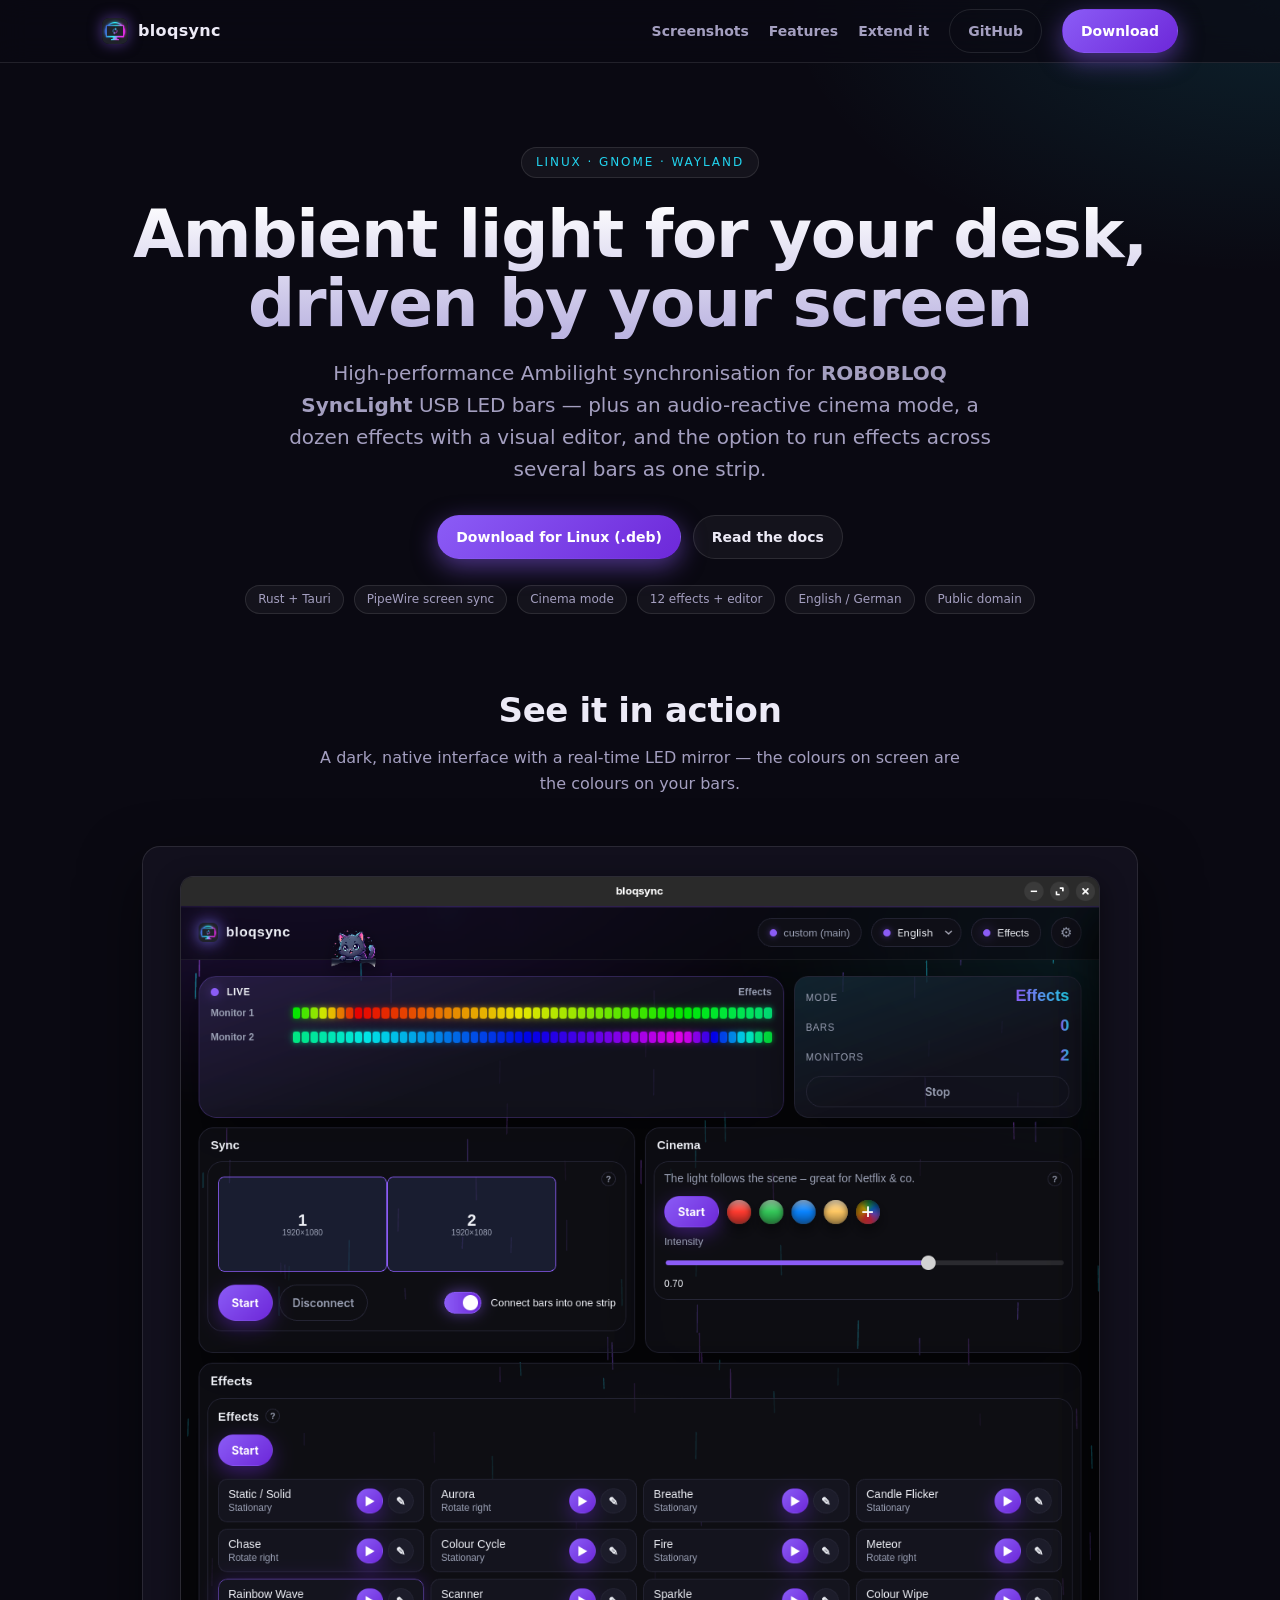
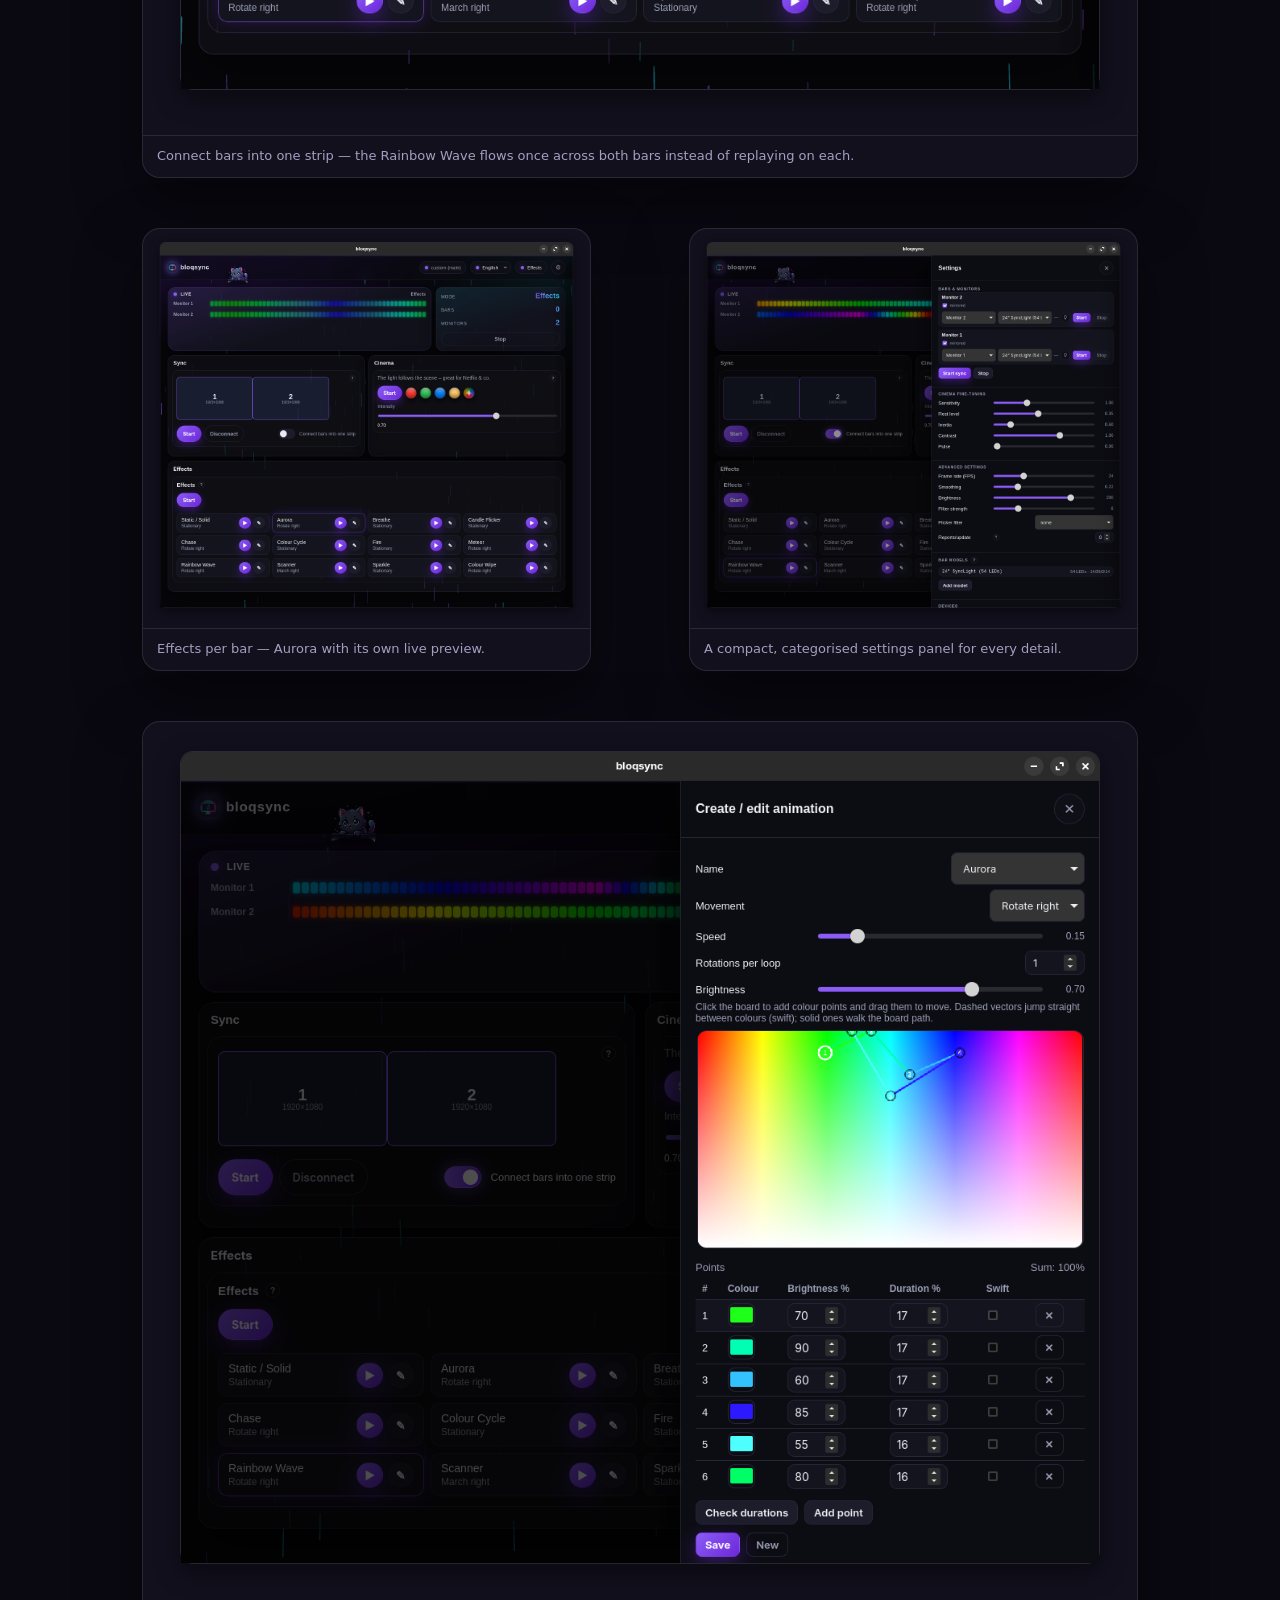
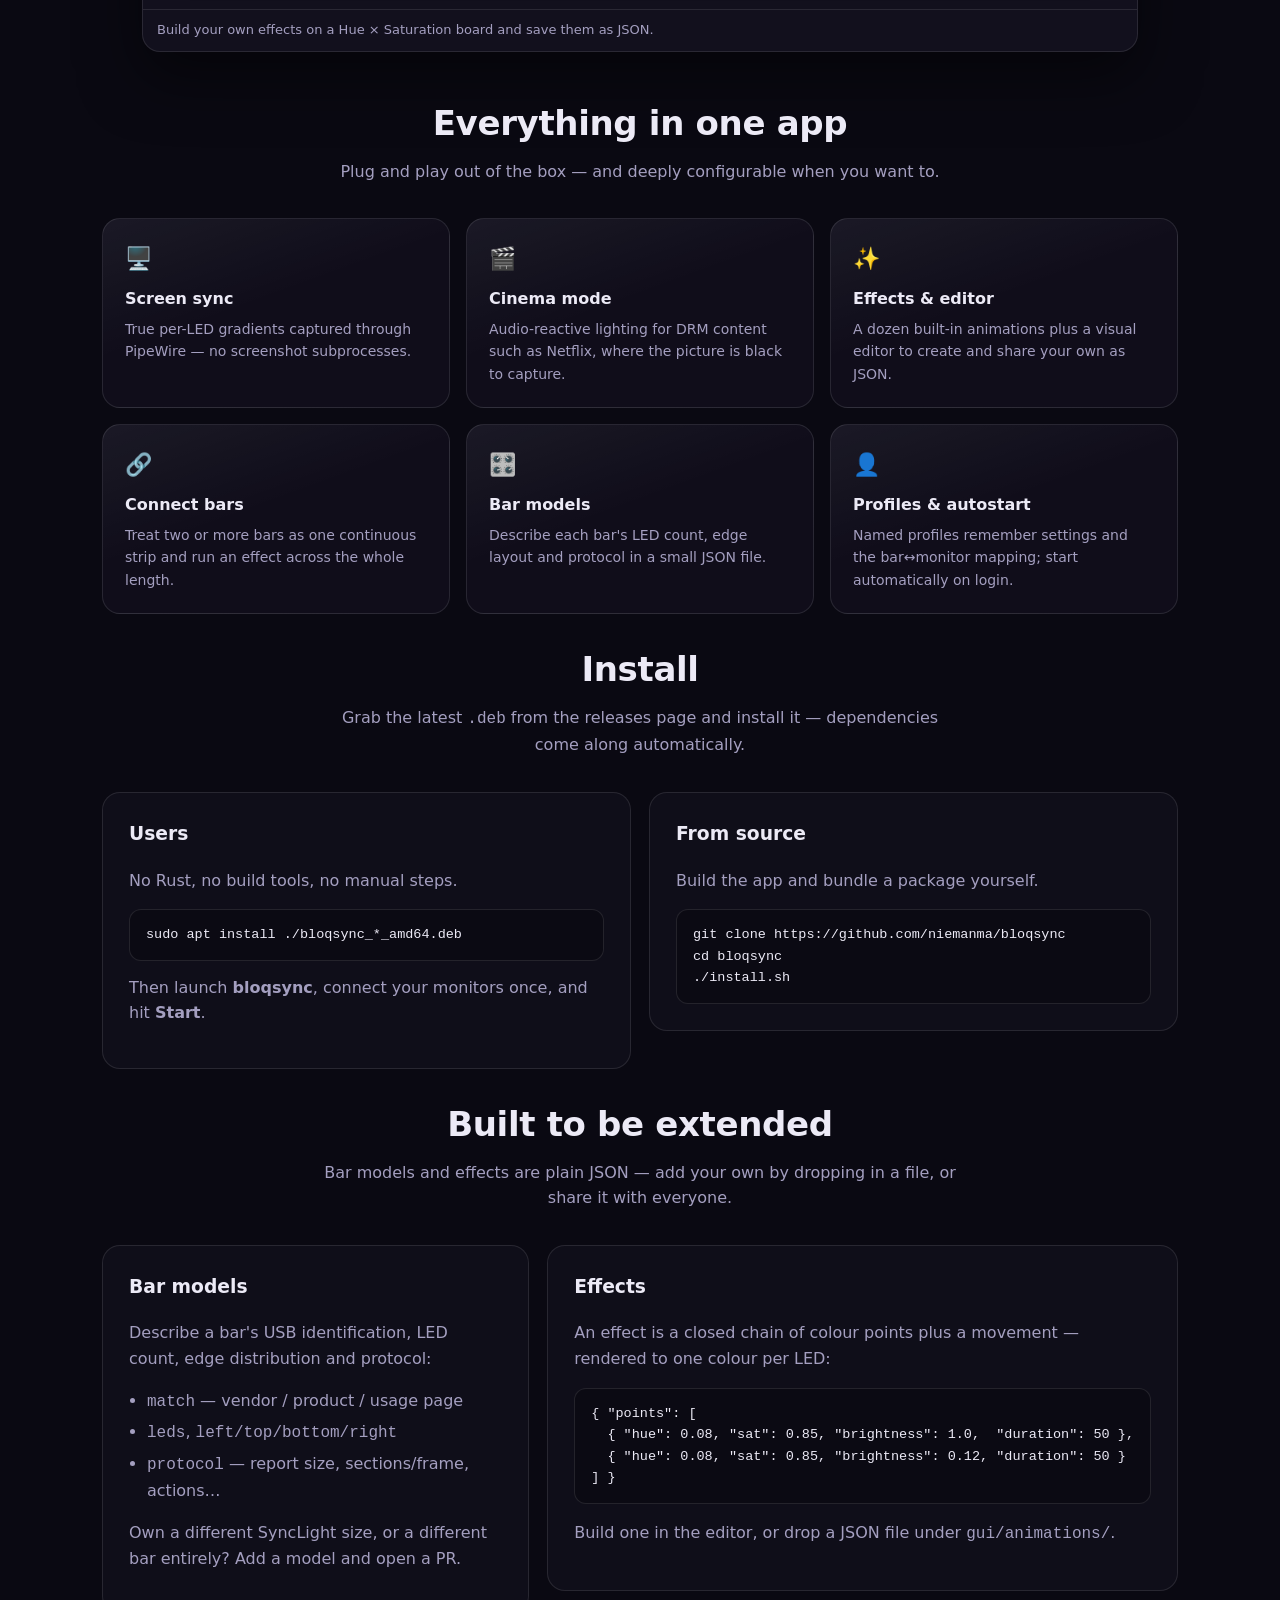
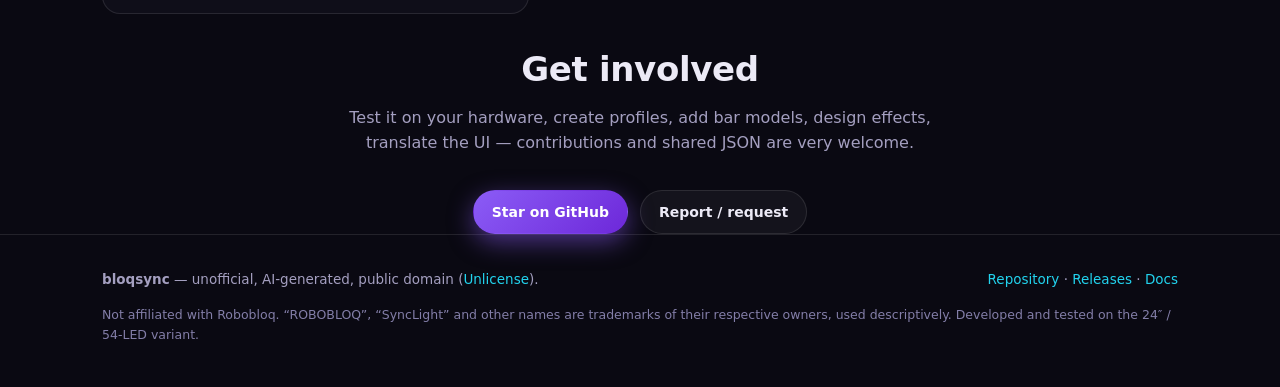
<file: docs/index.html>
<!DOCTYPE html>
<html lang="en">
<head>
  <meta charset="UTF-8" />
  <meta name="viewport" content="width=device-width, initial-scale=1.0" />
  <title>bloqsync — ambient light for ROBOBLOQ SyncLight</title>
  <meta name="description" content="High-performance ambient light (Ambilight) for ROBOBLOQ SyncLight USB LED bars on Linux / GNOME / Wayland. Screen sync, audio-reactive Cinema mode, effects with a visual editor, and connect bars into one strip." />
  <link rel="icon" href="app-icon.png" />
  <link rel="apple-touch-icon" href="app-icon.png" />
  <style>
    :root {
      --bg: #0a0912;
      --bg-2: #12101d;
      --surface: rgba(255,255,255,.045);
      --border: rgba(255,255,255,.10);
      --fg: #eceaf6;
      --muted: #a49fc0;
      --accent: #8b5cf6;
      --accent-2: #22d3ee;
      --accent-glow: rgba(139,92,246,.5);
      --radius: 18px;
      --max: 1120px;
    }
    * { box-sizing: border-box; }
    html { scroll-behavior: smooth; }
    body {
      margin: 0;
      font-family: "Inter", system-ui, -apple-system, "Segoe UI", Roboto, sans-serif;
      color: var(--fg);
      background:
        radial-gradient(1200px 600px at 15% -10%, rgba(139,92,246,.22), transparent 60%),
        radial-gradient(900px 500px at 100% 0%, rgba(34,211,238,.12), transparent 55%),
        var(--bg);
      line-height: 1.6;
      -webkit-font-smoothing: antialiased;
    }
    a { color: inherit; text-decoration: none; }
    .wrap { max-width: var(--max); margin: 0 auto; padding: 0 22px; }

    /* Header */
    header.nav {
      position: sticky; top: 0; z-index: 20;
      backdrop-filter: blur(14px);
      background: rgba(10,9,18,.72);
      border-bottom: 1px solid var(--border);
    }
    .nav-inner { display: flex; align-items: center; gap: 16px; height: 62px; }
    .brand { display: flex; align-items: center; gap: 10px; font-weight: 800; letter-spacing: .02em; }
    .brand img { width: 26px; height: 26px; border-radius: 7px; box-shadow: 0 0 14px var(--accent-glow); }
    .nav-links { margin-left: auto; display: flex; align-items: center; gap: 20px; }
    .nav-links a { color: var(--muted); font-size: 14px; font-weight: 600; transition: color .15s; }
    .nav-links a:hover { color: var(--fg); }
    .btn {
      display: inline-flex; align-items: center; gap: 8px;
      padding: 10px 18px; border-radius: 999px; font-weight: 700; font-size: 14px;
      border: 1px solid var(--border); background: var(--surface); color: var(--fg);
      transition: transform .12s, box-shadow .2s, background .2s; cursor: pointer;
    }
    .btn:hover { transform: translateY(-1px); background: rgba(255,255,255,.08); }
    .btn.primary {
      background: linear-gradient(135deg, var(--accent), #6d28d9);
      border-color: transparent; color: #fff;
      box-shadow: 0 8px 24px var(--accent-glow);
    }
    .btn.primary:hover { box-shadow: 0 12px 30px var(--accent-glow); }
    .btn.ghost { background: transparent; }
    @media (max-width: 720px) { .nav-links a:not(.btn) { display: none; } }

    /* Hero */
    .hero { padding: 84px 0 40px; text-align: center; }
    .hero .eyebrow {
      display: inline-block; font-size: 12px; letter-spacing: .16em; text-transform: uppercase;
      color: var(--accent-2); border: 1px solid var(--border); border-radius: 999px;
      padding: 5px 14px; margin-bottom: 22px; background: var(--surface);
    }
    .hero h1 {
      font-size: clamp(38px, 6vw, 66px); line-height: 1.05; margin: 0 0 18px;
      font-weight: 850; letter-spacing: -.02em;
      background: linear-gradient(180deg, #fff, #b9b2e0);
      -webkit-background-clip: text; background-clip: text; color: transparent;
    }
    .hero p.lead { font-size: clamp(16px, 2.2vw, 20px); color: var(--muted); max-width: 720px; margin: 0 auto 30px; }
    .cta { display: flex; gap: 12px; justify-content: center; flex-wrap: wrap; }
    .hero .tags { margin-top: 26px; display: flex; gap: 10px; justify-content: center; flex-wrap: wrap; }
    .tag { font-size: 12px; color: var(--muted); border: 1px solid var(--border); border-radius: 999px; padding: 4px 12px; background: var(--surface); }

    /* Screenshots */
    section { padding: 54px 0; }
    .section-title { text-align: center; margin-bottom: 8px; font-size: clamp(24px, 3.5vw, 34px); font-weight: 800; letter-spacing: -.01em; }
    .section-sub { text-align: center; color: var(--muted); margin: 0 auto 34px; max-width: 640px; }
    .shots { display: grid; grid-template-columns: 1fr 1fr; gap: 18px; }
    @media (max-width: 860px) { .shots { grid-template-columns: 1fr; } }
    .shot { border: 1px solid var(--border); border-radius: var(--radius); overflow: hidden; background: var(--bg-2); box-shadow: 0 24px 60px rgba(0,0,0,.5); }
    .shot img { display: block; width: 100%; height: auto; }
    .shot figcaption { font-size: 13px; color: var(--muted); padding: 10px 14px; border-top: 1px solid var(--border); }
    .shot.wide { grid-column: 1 / -1; }

    /* Features */
    .grid { display: grid; grid-template-columns: repeat(3, 1fr); gap: 16px; }
    @media (max-width: 860px) { .grid { grid-template-columns: 1fr 1fr; } }
    @media (max-width: 560px) { .grid { grid-template-columns: 1fr; } }
    .card {
      border: 1px solid var(--border); border-radius: var(--radius);
      padding: 22px; background: linear-gradient(160deg, rgba(255,255,255,.05), rgba(255,255,255,0) 45%), rgba(18,16,29,.8);
    }
    .card .ico { font-size: 22px; margin-bottom: 10px; }
    .card h3 { margin: 0 0 6px; font-size: 16px; }
    .card p { margin: 0; color: var(--muted); font-size: 14px; }

    /* Install + extend */
    .panel { border: 1px solid var(--border); border-radius: var(--radius); padding: 26px; background: rgba(18,16,29,.75); }
    .two { display: grid; grid-template-columns: 1fr 1fr; gap: 18px; align-items: start; }
    @media (max-width: 860px) { .two { grid-template-columns: 1fr; } }
    pre { margin: 12px 0 0; padding: 14px 16px; border-radius: 12px; background: #0b0a13; border: 1px solid var(--border); overflow-x: auto; font-size: 13.5px; }
    code { font-family: ui-monospace, "SFMono-Regular", Menlo, monospace; }
    .panel h3 { margin-top: 0; }
    .panel p { color: var(--muted); }
    .panel ul { color: var(--muted); padding-left: 18px; }
    .panel li { margin: 4px 0; }

    /* Footer */
    footer { border-top: 1px solid var(--border); padding: 34px 0 50px; color: var(--muted); font-size: 13.5px; }
    footer .foot-inner { display: flex; gap: 16px; flex-wrap: wrap; align-items: center; justify-content: space-between; }
    footer a { color: var(--accent-2); }
    .note { margin-top: 14px; font-size: 12.5px; color: #837ea8; }
  </style>
</head>
<body>

  <header class="nav">
    <div class="wrap nav-inner">
      <a class="brand" href="#top"><img src="app-icon.png" alt="" /> bloqsync</a>
      <nav class="nav-links">
        <a href="#screenshots">Screenshots</a>
        <a href="#features">Features</a>
        <a href="#extend">Extend it</a>
        <a class="btn ghost" href="https://github.com/niemanma/bloqsync">GitHub</a>
        <a class="btn primary" href="https://github.com/niemanma/bloqsync/releases">Download</a>
      </nav>
    </div>
  </header>

  <main id="top">
    <section class="hero wrap">
      <span class="eyebrow">Linux · GNOME · Wayland</span>
      <h1>Ambient light for your desk,<br />driven by your screen</h1>
      <p class="lead">
        High-performance Ambilight synchronisation for <strong>ROBOBLOQ SyncLight</strong>
        USB LED bars — plus an audio-reactive cinema mode, a dozen effects with a
        visual editor, and the option to run effects across several bars as one strip.
      </p>
      <div class="cta">
        <a class="btn primary" href="https://github.com/niemanma/bloqsync/releases">Download for Linux (.deb)</a>
        <a class="btn" href="https://github.com/niemanma/bloqsync#readme">Read the docs</a>
      </div>
      <div class="tags">
        <span class="tag">Rust + Tauri</span>
        <span class="tag">PipeWire screen sync</span>
        <span class="tag">Cinema mode</span>
        <span class="tag">12 effects + editor</span>
        <span class="tag">English / German</span>
        <span class="tag">Public domain</span>
      </div>
    </section>

    <section id="screenshots" class="wrap">
      <h2 class="section-title">See it in action</h2>
      <p class="section-sub">A dark, native interface with a real-time LED mirror — the colours on screen are the colours on your bars.</p>
      <div class="shots">
        <figure class="shot wide">
          <img src="main_effect_rainbow_strip.png" alt="Rainbow Wave running across two bars as one continuous strip" />
          <figcaption>Connect bars into one strip — the Rainbow Wave flows once across both bars instead of replaying on each.</figcaption>
        </figure>
        <figure class="shot">
          <img src="main_effect_aurora_unstrip.png" alt="Aurora effect running per bar" />
          <figcaption>Effects per bar — Aurora with its own live preview.</figcaption>
        </figure>
        <figure class="shot">
          <img src="settings_menue.png" alt="The compact settings panel" />
          <figcaption>A compact, categorised settings panel for every detail.</figcaption>
        </figure>
        <figure class="shot wide">
          <img src="animation_editor.png" alt="The visual animation editor" />
          <figcaption>Build your own effects on a Hue × Saturation board and save them as JSON.</figcaption>
        </figure>
      </div>
    </section>

    <section id="features" class="wrap">
      <h2 class="section-title">Everything in one app</h2>
      <p class="section-sub">Plug and play out of the box — and deeply configurable when you want to.</p>
      <div class="grid">
        <div class="card"><div class="ico">🖥️</div><h3>Screen sync</h3><p>True per-LED gradients captured through PipeWire — no screenshot subprocesses.</p></div>
        <div class="card"><div class="ico">🎬</div><h3>Cinema mode</h3><p>Audio-reactive lighting for DRM content such as Netflix, where the picture is black to capture.</p></div>
        <div class="card"><div class="ico">✨</div><h3>Effects &amp; editor</h3><p>A dozen built-in animations plus a visual editor to create and share your own as JSON.</p></div>
        <div class="card"><div class="ico">🔗</div><h3>Connect bars</h3><p>Treat two or more bars as one continuous strip and run an effect across the whole length.</p></div>
        <div class="card"><div class="ico">🎛️</div><h3>Bar models</h3><p>Describe each bar's LED count, edge layout and protocol in a small JSON file.</p></div>
        <div class="card"><div class="ico">👤</div><h3>Profiles &amp; autostart</h3><p>Named profiles remember settings and the bar↔monitor mapping; start automatically on login.</p></div>
      </div>
    </section>

    <section id="install" class="wrap">
      <h2 class="section-title">Install</h2>
      <p class="section-sub">Grab the latest <code>.deb</code> from the releases page and install it — dependencies come along automatically.</p>
      <div class="two">
        <div class="panel">
          <h3>Users</h3>
          <p>No Rust, no build tools, no manual steps.</p>
          <pre><code>sudo apt install ./bloqsync_*_amd64.deb</code></pre>
          <p style="margin-top:14px">Then launch <strong>bloqsync</strong>, connect your monitors once, and hit <strong>Start</strong>.</p>
        </div>
        <div class="panel">
          <h3>From source</h3>
          <p>Build the app and bundle a package yourself.</p>
          <pre><code>git clone https://github.com/niemanma/bloqsync
cd bloqsync
./install.sh</code></pre>
        </div>
      </div>
    </section>

    <section id="extend" class="wrap">
      <h2 class="section-title">Built to be extended</h2>
      <p class="section-sub">Bar models and effects are plain JSON — add your own by dropping in a file, or share it with everyone.</p>
      <div class="two">
        <div class="panel">
          <h3>Bar models</h3>
          <p>Describe a bar's USB identification, LED count, edge distribution and protocol:</p>
          <ul>
            <li><code>match</code> — vendor / product / usage page</li>
            <li><code>leds</code>, <code>left/top/bottom/right</code></li>
            <li><code>protocol</code> — report size, sections/frame, actions…</li>
          </ul>
          <p>Own a different SyncLight size, or a different bar entirely? Add a model and open a PR.</p>
        </div>
        <div class="panel">
          <h3>Effects</h3>
          <p>An effect is a closed chain of colour points plus a movement — rendered to one colour per LED:</p>
          <pre><code>{ "points": [
  { "hue": 0.08, "sat": 0.85, "brightness": 1.0,  "duration": 50 },
  { "hue": 0.08, "sat": 0.85, "brightness": 0.12, "duration": 50 }
] }</code></pre>
          <p>Build one in the editor, or drop a JSON file under <code>gui/animations/</code>.</p>
        </div>
      </div>
    </section>

    <section class="wrap" style="text-align:center">
      <h2 class="section-title">Get involved</h2>
      <p class="section-sub">Test it on your hardware, create profiles, add bar models, design effects, translate the UI — contributions and shared JSON are very welcome.</p>
      <div class="cta">
        <a class="btn primary" href="https://github.com/niemanma/bloqsync">Star on GitHub</a>
        <a class="btn" href="https://github.com/niemanma/bloqsync/issues">Report / request</a>
      </div>
    </section>
  </main>

  <footer>
    <div class="wrap foot-inner">
      <div><strong>bloqsync</strong> — unofficial, AI-generated, public domain (<a href="https://github.com/niemanma/bloqsync/blob/main/LICENSE">Unlicense</a>).</div>
      <div><a href="https://github.com/niemanma/bloqsync">Repository</a> · <a href="https://github.com/niemanma/bloqsync/releases">Releases</a> · <a href="https://github.com/niemanma/bloqsync#readme">Docs</a></div>
    </div>
    <div class="wrap note">
      Not affiliated with Robobloq. “ROBOBLOQ”, “SyncLight” and other names are trademarks of their respective owners, used descriptively. Developed and tested on the 24″ / 54-LED variant.
    </div>
  </footer>

</body>
</html>
</file>
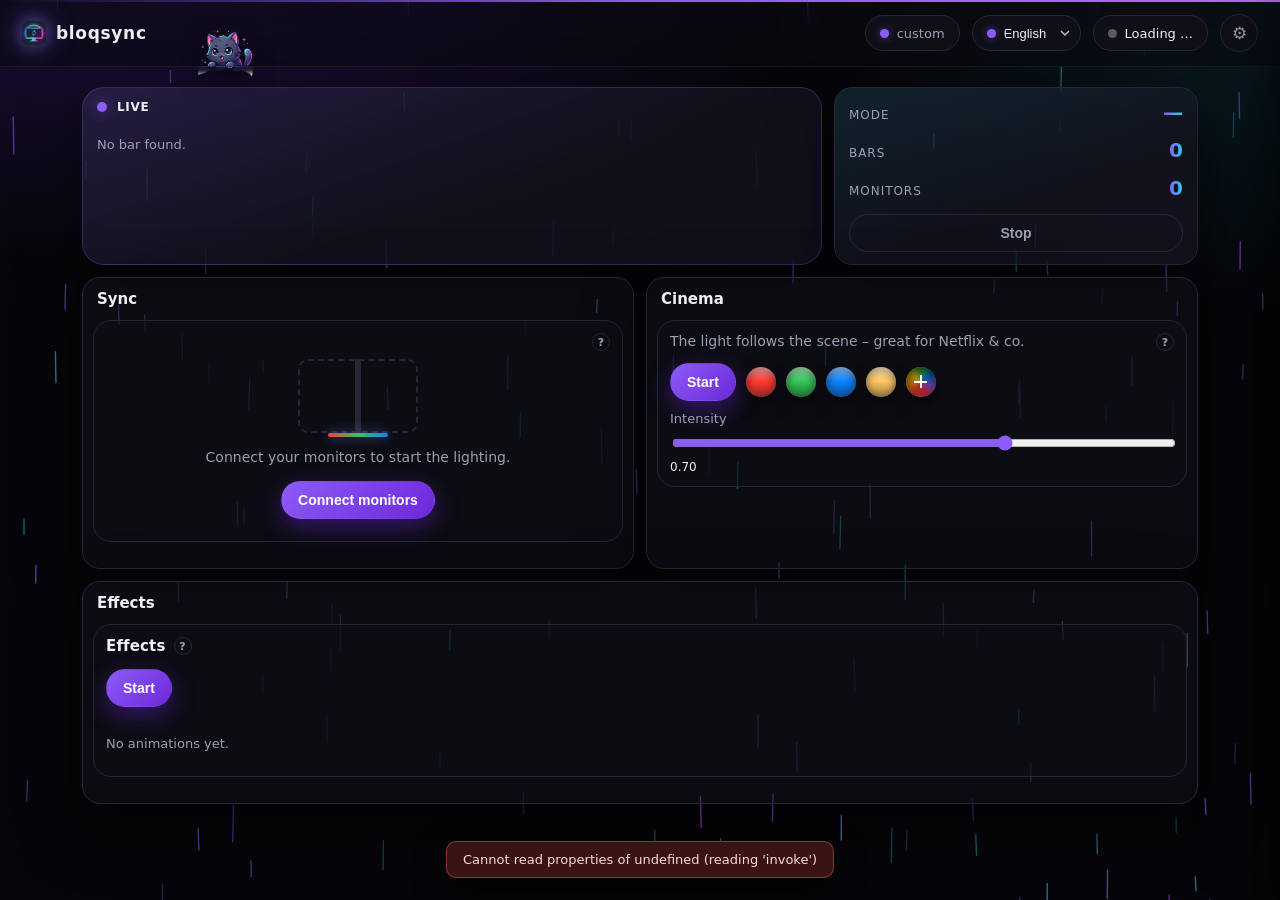
<file: gui/ui/index.html>
<!DOCTYPE html>
<html lang="en">
<head>
  <meta charset="UTF-8" />
  <meta name="viewport" content="width=device-width, initial-scale=1.0" />
  <title>bloqsync</title>
  <link rel="icon" href="app-icon.png" />
  <link rel="stylesheet" href="style.css" />
</head>
<body>
  <canvas id="bg-canvas" class="bg-canvas" aria-hidden="true"></canvas>
  <header class="topbar">
    <div class="brand">
      <img class="brand-mark" src="app-icon.png" alt="" />
      <span class="brand-name">bloqsync</span>
      <img class="buddy" src="screenbuddy.png" alt="" aria-hidden="true" />
    </div>
    <div class="topbar-actions">
      <span id="profile-chip" class="pill profile-chip" data-i18n-title="app.profile.tip"></span>
      <label class="pill lang-pill" data-i18n-title="app.language.tip">
        <select id="lang-select" class="lang-select"></select>
      </label>
      <div id="status" class="pill status-pill">
        <span id="status-dot" class="dot off"></span>
        <span id="status-text" data-i18n="app.status.loading">Loading …</span>
      </div>
      <button id="expert-toggle" class="icon-btn" type="button" aria-pressed="false"
              data-i18n-tip="app.settings.tip">⚙</button>
    </div>
  </header>

  <div class="layout">
    <main class="dash">
      <!-- Live mirror (hero) -->
      <section class="live-card" id="live-card">
        <div class="live-head">
          <span class="live-pulse" aria-hidden="true"></span>
          <span class="live-title" data-i18n="live.title">Live</span>
          <span id="live-mode" class="live-mode"></span>
        </div>
        <div id="live-strips" class="live-strips"></div>
      </section>

      <!-- Metrics tile -->
      <aside class="metrics-card">
        <div class="metric">
          <span class="metric-label" data-i18n="metrics.mode">Mode</span>
          <span class="metric-value" id="metric-mode">—</span>
        </div>
        <div class="metric">
          <span class="metric-label" data-i18n="metrics.bars">Bars</span>
          <span class="metric-value" id="metric-bars">0</span>
        </div>
        <div class="metric">
          <span class="metric-label" data-i18n="metrics.monitors">Monitors</span>
          <span class="metric-value" id="metric-monitors">0</span>
        </div>
        <button id="stop-everything" class="btn ghost stop-all" type="button" data-i18n="metrics.stop">Stop</button>
      </aside>

      <!-- Sync -->
      <section id="panel-screen" class="accordion is-open" data-mode="screen">
        <div class="acc-head"><span class="acc-name" data-i18n="mode.sync">Sync</span></div>
        <div class="acc-content">
          <article class="card">
            <span class="hint acc-hint" data-i18n-tip="screen.tip">?</span>
            <div id="capture-empty" class="empty">
              <div class="empty-art" aria-hidden="true"></div>
              <p class="lead" data-i18n="screen.empty">Connect your monitors to start the lighting.</p>
              <button id="connect-monitors" class="btn primary" type="button" data-i18n="screen.connect">Connect monitors</button>
            </div>
            <div id="capture-live" class="hidden">
              <div id="monmap" class="monmap"></div>
              <div class="actions">
                <button id="sync-start" class="btn primary" type="button" data-i18n="common.start">Start</button>
                <button id="start-all" class="btn primary hidden" type="button" data-i18n="screen.startAll">Start sync</button>
                <button id="stop-all" class="btn hidden" type="button" data-i18n="screen.stopAll">Stop</button>
                <button id="disconnect-monitors" class="btn ghost" type="button" data-i18n="screen.disconnect">Disconnect</button>
                <label class="switch small connect-row" data-i18n-title="sync.connectTip">
                  <input type="checkbox" id="connect-bars" />
                  <span class="track"></span>
                  <span class="switch-label" data-i18n="sync.connect">Connect bars into one strip</span>
                </label>
              </div>
            </div>
          </article>
        </div>
      </section>

      <!-- Cinema -->
      <section id="panel-cinema" class="accordion" data-mode="cinema">
        <div class="acc-head"><span class="acc-name" data-i18n="mode.cinema">Cinema</span></div>
        <div class="acc-content">
          <article class="card">
            <span class="hint acc-hint" data-i18n-tip="cinema.tip">?</span>
            <p class="lead" data-i18n="cinema.lead">The light follows the scene.</p>
            <div class="effects-controls">
              <button id="cinema-start" class="btn primary" type="button" data-i18n="common.start">Start</button>
              <div id="cinema-colors" class="swatches small" data-i18n-title="color.tip">
                <button class="sw" data-cin="255,0,0" style="--c:#ff3b30" type="button" data-i18n-aria="color.red"></button>
                <button class="sw" data-cin="0,255,0" style="--c:#34c759" type="button" data-i18n-aria="color.green"></button>
                <button class="sw" data-cin="0,0,255" style="--c:#0a84ff" type="button" data-i18n-aria="color.blue"></button>
                <button class="sw" data-cin="255,200,100" style="--c:#ffc864" type="button" data-i18n-aria="color.warm"></button>
                <label class="sw custom" data-i18n-tip="color.custom">
                  <input type="color" id="cin-color" value="#5a2882" />
                </label>
              </div>
            </div>
            <label class="field grow"><span data-i18n="cinema.intensity">Intensity</span>
              <input type="range" id="cin-bri" min="10" max="100" value="70" />
              <output id="cin-bri-out">0.70</output>
            </label>
          </article>
        </div>
      </section>

      <!-- Effects -->
      <section id="panel-anim" class="accordion" data-mode="anim">
        <div class="acc-head"><span class="acc-name" data-i18n="mode.anim">Effects</span></div>
        <div class="acc-content">
          <article class="card">
            <div class="card-head">
              <h2 data-i18n="anim.title">Effects</h2>
              <span class="hint" data-i18n-tip="anim.tip">?</span>
            </div>
            <div class="effects-controls">
              <button id="anim-play" class="btn primary" type="button" data-i18n="common.start">Start</button>
              <div id="static-colors" class="swatches small hidden" data-i18n-title="color.tip">
                <button class="sw" data-rgb="255,0,0" style="--c:#ff3b30" type="button" data-i18n-aria="color.red"></button>
                <button class="sw" data-rgb="0,255,0" style="--c:#34c759" type="button" data-i18n-aria="color.green"></button>
                <button class="sw" data-rgb="0,0,255" style="--c:#0a84ff" type="button" data-i18n-aria="color.blue"></button>
                <button class="sw" data-rgb="255,200,100" style="--c:#ffc864" type="button" data-i18n-aria="color.warm"></button>
                <button class="sw" data-rgb="0,0,0" style="--c:#0b0b0f" type="button" data-i18n-aria="color.off"></button>
                <label class="sw custom" data-i18n-tip="color.custom">
                  <input type="color" id="custom-color" value="#ff8800" />
                </label>
              </div>
            </div>
            <div id="anim-gallery" class="anim-gallery"></div>
          </article>
        </div>
      </section>
    </main>
  </div>

  <!-- ── Settings (expert) – slides in from the right ──────────── -->
  <div id="settings-backdrop" class="settings-backdrop"></div>
  <aside id="settings" class="settings" aria-hidden="true">
    <div class="settings-head">
      <h2 data-i18n="settings.title">Settings</h2>
      <button id="settings-close" class="icon-btn" type="button" aria-label="Close">✕</button>
    </div>
    <div class="settings-body">
      <article class="card">
        <div class="card-head"><h2 data-i18n="screen.bars">Bars &amp; monitors</h2></div>
        <div id="bars" class="bars"></div>
        <div class="actions">
          <button id="start-all-expert" class="btn primary" type="button" data-i18n="screen.startAll">Start sync</button>
          <button id="stop-all-expert" class="btn" type="button" data-i18n="screen.stopAll">Stop</button>
        </div>
      </article>

      <article class="card">
        <div class="card-head"><h2 data-i18n="settings.cinema">Cinema fine-tuning</h2></div>
        <div class="grid">
          <label class="field"><span data-i18n="cinema.sensitivity">Sensitivity</span>
            <input type="range" id="cin-sens" min="30" max="250" value="100" />
            <output id="cin-sens-out">1.00</output>
          </label>
          <label class="field"><span data-i18n="cinema.floor">Rest level</span>
            <input type="range" id="cin-floor" min="0" max="80" value="35" />
            <output id="cin-floor-out">0.35</output>
          </label>
          <label class="field"><span data-i18n="cinema.smoothing">Inertia</span>
            <input type="range" id="cin-smooth" min="20" max="300" value="60" />
            <output id="cin-smooth-out">0.60</output>
          </label>
          <label class="field"><span data-i18n="cinema.contrast">Contrast</span>
            <input type="range" id="cin-contrast" min="0" max="150" value="50" />
            <output id="cin-contrast-out">0.50</output>
          </label>
          <label class="field"><span data-i18n="cinema.pulse">Pulse</span>
            <input type="range" id="cin-pulse" min="0" max="100" value="0" />
            <output id="cin-pulse-out">0.00</output>
          </label>
          <label class="field"><span data-i18n="cinema.stereo">Stereo</span>
            <input type="range" id="cin-stereo" min="0" max="100" value="0" />
            <output id="cin-stereo-out">0.00</output>
          </label>
        </div>
      </article>

      <article class="card" id="card-advanced">
        <div class="card-head"><h2 data-i18n="adv.title">Advanced settings</h2></div>
        <div class="grid">
          <label class="field"><span data-i18n="adv.fps">Frame rate (FPS)</span>
            <input type="range" id="fps" min="10" max="60" value="24" />
            <output id="fps-out">24</output>
          </label>
          <label class="field"><span data-i18n="adv.smoothing">Smoothing</span>
            <input type="range" id="smooth" min="0" max="100" value="22" />
            <output id="smooth-out">0.22</output>
          </label>
          <label class="field"><span data-i18n="adv.brightness">Brightness</span>
            <input type="range" id="brightness" min="0" max="255" value="200" />
            <output id="brightness-out">200</output>
          </label>
        </div>
        <div class="grid">
          <label class="field"><span data-i18n="adv.filterStrength">Filter strength</span>
            <input type="range" id="filter-strength" min="1" max="32" value="8" />
            <output id="filter-strength-out">8</output>
          </label>
          <label class="field"><span data-i18n="adv.filter">Flicker filter</span>
            <select id="filter">
              <option value="none" data-i18n="filter.none">none</option>
              <option value="deadband" data-i18n="filter.deadband">Deadband</option>
              <option value="quantize" data-i18n="filter.quantize">Quantise</option>
              <option value="quantize_smooth" data-i18n="filter.quantize_smooth">Quantise + smooth</option>
              <option value="smooth" data-i18n="filter.smooth">Smooth</option>
              <option value="median3" data-i18n="filter.median3">Median 3</option>
              <option value="median5" data-i18n="filter.median5">Median 5</option>
              <option value="mean4" data-i18n="filter.mean4">Mean 4</option>
              <option value="test" data-i18n="filter.test">Test (negative)</option>
            </select>
          </label>
          <label class="field"><span data-i18n="adv.maxFrames">Reports/update</span>
            <span class="hint" data-i18n-tip="adv.maxFramesTip">?</span>
            <input type="number" id="max-frames" min="0" max="8" value="0" />
          </label>
        </div>
      </article>

      <article class="card" id="card-models">
        <div class="card-head">
          <h2 data-i18n="models.title">Bar models</h2>
          <span class="hint" data-i18n-tip="models.tip">?</span>
        </div>
        <div id="model-list" class="device-list"></div>
        <div id="model-form" class="model-form hidden">
          <div class="grid four" style="margin-top:14px">
            <label class="field"><span data-i18n="models.name">Name</span><input type="text" id="model-name" data-i18n-placeholder="models.namePlaceholder" maxlength="40" /></label>
            <label class="field"><span data-i18n="models.leds">LEDs</span><input type="number" id="model-leds" value="54" min="1" max="254" /></label>
            <label class="field"><span data-i18n="adv.left">Left</span><input type="number" id="model-left" value="14" min="0" max="254" /></label>
            <label class="field"><span data-i18n="adv.top">Top</span><input type="number" id="model-top" value="26" min="0" max="254" /></label>
            <label class="field"><span data-i18n="adv.bottom">Bottom</span><input type="number" id="model-bottom" value="0" min="0" max="254" /></label>
            <label class="field"><span data-i18n="adv.right">Right</span><input type="number" id="model-right" value="14" min="0" max="254" /></label>
          </div>
          <details class="model-adv">
            <summary data-i18n="models.adv">Identification &amp; protocol</summary>
            <div class="grid four">
              <label class="field"><span data-i18n="models.vendor">Vendor ID</span><input type="text" id="model-vendor" value="1a86" /></label>
              <label class="field"><span data-i18n="models.product">Product ID</span><input type="text" id="model-product" value="fe07" /></label>
              <label class="field"><span data-i18n="models.usage">Usage page</span><input type="text" id="model-usage" value="ff00" /></label>
              <label class="field"><span data-i18n="models.report">Report size</span><input type="number" id="model-report" value="64" min="1" max="1024" /></label>
              <label class="field"><span data-i18n="models.sections">Sections/frame</span><input type="number" id="model-sections" value="11" min="1" max="64" /></label>
              <label class="field"><span data-i18n="models.maxleds">Max LEDs</span><input type="number" id="model-maxleds" value="254" min="1" max="254" /></label>
              <label class="field"><span data-i18n="models.gap">Frame gap (ms)</span><input type="number" id="model-gap" value="3" min="0" max="100" /></label>
            </div>
          </details>
          <div class="actions">
            <button id="model-save" class="btn primary" type="button" data-i18n="models.save">Save model</button>
            <button id="model-cancel" class="btn ghost" type="button" data-i18n="models.cancel">Cancel</button>
            <span id="model-msg" class="anim-msg"></span>
          </div>
        </div>
        <div class="actions">
          <button id="model-add" class="btn" type="button" data-i18n="models.add">Add model</button>
        </div>
      </article>

      <article class="card" id="card-devices">
        <div class="card-head"><h2 data-i18n="devices.title">Devices</h2></div>
        <div id="device-list" class="device-list"></div>
      </article>

      <!-- Authoring lives in its own pop-out so the settings stay tidy -->
      <article class="card" id="card-anim-open">
        <div class="card-head">
          <h2 data-i18n="anim.edit">Create / edit animation</h2>
          <span class="hint" data-i18n-tip="anim.editTip">?</span>
        </div>
        <div class="actions">
          <button id="open-anim-editor" class="btn" type="button" data-i18n="anim.openEditor">Open editor</button>
        </div>
      </article>

      <article class="card" id="card-profiles">
        <div class="card-head">
          <h2 data-i18n="profiles.title">Profiles</h2>
          <span class="hint" data-i18n-tip="profiles.tip">?</span>
        </div>
        <div class="profile-current">
          <span class="muted" data-i18n="profiles.active">Active profile:</span>
          <span id="profile-active" class="profile-active-name">custom</span>
          <span id="profile-dirty" class="profile-dirty hidden" data-i18n="profiles.dirty">unsaved changes</span>
        </div>
        <div class="row">
          <input type="text" id="preset-name" class="input" data-i18n-placeholder="profiles.namePlaceholder" maxlength="40" />
          <button id="preset-new" class="btn" type="button" data-i18n="profiles.new">Create new</button>
          <button id="preset-save" class="btn primary" type="button" data-i18n="profiles.save">Save to profile</button>
        </div>
        <div id="preset-list" class="preset-list"></div>
      </article>

      <article class="card">
        <div class="card-head">
          <h2 data-i18n="auto.title">Automation</h2>
          <span class="hint" data-i18n-tip="auto.tip">?</span>
        </div>
        <label class="switch">
          <input type="checkbox" id="autostart" />
          <span class="track"></span>
          <span class="switch-label" data-i18n="auto.login">Start on login</span>
        </label>
        <label class="switch">
          <input type="checkbox" id="autostart-sync" />
          <span class="track"></span>
          <span class="switch-label" data-i18n="auto.sync">Start sync automatically</span>
        </label>
      </article>

      
    </div>
  </aside>

  <!-- ── Animation authoring – its own pop-out ─────────────────── -->
  <div id="anim-editor-backdrop" class="settings-backdrop"></div>
  <aside id="anim-editor" class="settings anim-editor" aria-hidden="true">
    <div class="settings-head">
      <h2 data-i18n="anim.edit">Create / edit animation</h2>
      <button id="anim-editor-close" class="icon-btn" type="button" aria-label="Close">✕</button>
    </div>
    <div class="settings-body">
      <article class="card">
        <div class="grid">
          <label class="field"><span data-i18n="anim.name">Name</span>
            <select id="anim-name"></select>
          </label>
          <label class="field"><span data-i18n="anim.movement">Movement</span>
            <select id="anim-movement"></select>
          </label>
          <label class="field grow" id="anim-speed-field"><span data-i18n="anim.speed">Speed</span>
            <input type="range" id="anim-speed" min="0" max="100" value="25" />
            <output id="anim-speed-out">0.25</output>
          </label>
          <label class="field"><span id="anim-cycles-label" data-i18n="anim.cyclesRot">Rotations per loop</span>
            <input type="number" id="anim-cycles" min="0.1" max="60" step="0.5" value="1" />
          </label>
          <label class="field grow"><span data-i18n="anim.brightness">Brightness</span>
            <input type="range" id="anim-brightness" min="0" max="100" value="90" />
            <output id="anim-brightness-out">0.90</output>
          </label>
        </div>
        <p class="lead" data-i18n="anim.boardHint">Click the board to add colour points and drag them to move. Dashed vectors jump straight between colours (swift); solid ones walk the board path.</p>
        <canvas id="anim-board" class="anim-board" width="640" height="360"></canvas>
        <div class="anim-points-head">
          <span data-i18n="anim.points">Points</span>
          <span class="muted" id="anim-duration-sum"></span>
        </div>
        <table class="anim-points">
          <thead>
            <tr>
              <th>#</th>
              <th data-i18n="anim.colour">Colour</th>
              <th data-i18n="anim.pointBrightnessPct">Brightness %</th>
              <th data-i18n="anim.pointDurationPct">Duration %</th>
              <th data-i18n="anim.pointSwiftShort">Swift</th>
              <th></th>
            </tr>
          </thead>
          <tbody id="anim-points-body"></tbody>
        </table>
        <div class="actions">
          <button id="anim-apply" class="btn" type="button" data-i18n="anim.apply">Check durations</button>
          <button id="anim-add-point" class="btn" type="button" data-i18n="anim.addPoint">Add point</button>
          <span id="anim-apply-msg" class="anim-msg"></span>
        </div>
        <div class="actions">
          <button id="anim-save" class="btn primary" type="button" data-i18n="anim.save">Save</button>
          <button id="anim-new" class="btn ghost" type="button" data-i18n="anim.new">New</button>
        </div>
      </article>
    </div>
  </aside>

  <div id="boot-error" class="boot-error hidden">
    <span data-i18n="boot.error">The user interface could not be loaded.</span>
  </div>

  <script>
    function bqShowError(msg) {
      var el = document.getElementById("boot-error");
      if (!el) return;
      el.classList.remove("hidden");
      var s = el.querySelector("span");
      if (s) s.textContent = "ERR: " + msg;
    }
    window.addEventListener("error", function (e) { bqShowError(e.message); });
    window.addEventListener("unhandledrejection", function (e) {
      bqShowError((e.reason && (e.reason.message || e.reason)) || "unhandled");
    });
    setTimeout(function () {
      if (!window.__bloqsyncReady) bqShowError("timeout");
    }, 8000);
  </script>
  <script type="module" src="main.js"></script>
</body>
</html>
</file>
<file: gui/ui/style.css>
:root {
  color-scheme: dark;
  --bg: #0f1014;
  --surface: #17181d;
  --surface-2: #1e2027;
  --surface-3: #23252d;
  --border: #2a2d36;
  --fg: #eceef2;
  --muted: #9aa0ac;
  --accent: #6c8cff;
  --accent-strong: #4f6ef2;
  --accent-fg: #071022;
  --ok: #34c759;
  --warn: #ffb020;
  --radius: 14px;
  --radius-sm: 10px;
  --shadow: 0 10px 30px rgba(0, 0, 0, .35);
  --gap: 16px;
}

* { box-sizing: border-box; }

html, body { height: 100%; }

body {
  margin: 0;
  overflow-x: hidden;
  font-family: system-ui, -apple-system, "Cantarell", "Segoe UI", sans-serif;
  background:
    radial-gradient(1200px 600px at 50% -200px, rgba(108, 140, 255, .10), transparent 60%),
    var(--bg);
  color: var(--fg);
  -webkit-font-smoothing: antialiased;
}

/* ── Top bar ─────────────────────────────────────────────── */
.topbar {
  position: sticky;
  top: 0;
  z-index: 20;
  display: flex;
  align-items: center;
  gap: 12px;
  padding: 14px 22px;
  background: rgba(15, 16, 20, .78);
  backdrop-filter: blur(12px);
  border-bottom: 1px solid var(--border);
}
/* Very subtle pulsing accent line at the top edge. */
.topbar::before {
  content: "";
  position: absolute;
  top: 0;
  left: 0;
  right: 0;
  height: 2px;
  background: linear-gradient(90deg, transparent, var(--accent), #b06cff, var(--accent), transparent);
  background-size: 200% 100%;
  animation: top-glow 5s ease-in-out infinite;
  pointer-events: none;
}
@keyframes top-glow {
  0%, 100% { opacity: .18; background-position: 0% 0; }
  50% { opacity: .55; background-position: 100% 0; }
}
.brand { display: flex; align-items: center; gap: 10px; font-weight: 700; letter-spacing: .01em; }
.brand-mark {
  width: 24px; height: 24px; border-radius: 7px;
  object-fit: contain;
  box-shadow: 0 0 14px rgba(108, 140, 255, .35);
}
.brand-name { font-size: 17px; }
.topbar-actions { margin-left: auto; display: flex; align-items: center; gap: 12px; }

.status-pill {
  display: flex; align-items: center; gap: 8px;
  padding: 7px 12px;
  border: 1px solid var(--border);
  border-radius: 999px;
  background: var(--surface);
  font-size: 13px;
  color: var(--muted);
}
.dot { width: 9px; height: 9px; border-radius: 50%; background: #5a5a62; flex: none; }
.dot.on { background: var(--ok); box-shadow: 0 0 10px var(--ok); }
.dot.warn { background: var(--warn); box-shadow: 0 0 10px var(--warn); }

.icon-btn {
  width: 38px; height: 38px;
  display: inline-flex; align-items: center; justify-content: center;
  font-size: 17px;
  border-radius: 10px;
  border: 1px solid var(--border);
  background: var(--surface);
  color: var(--muted);
  cursor: pointer;
  transition: .15s;
}
.icon-btn:hover { color: var(--fg); background: var(--surface-2); }
.icon-btn svg { display: block; }
.lang-select {
  background: var(--surface);
  color: var(--fg);
  border: 1px solid var(--border);
  border-radius: 10px;
  padding: 7px 10px;
  font-size: 13px;
  cursor: pointer;
}
.icon-btn[aria-pressed="true"] {
  color: var(--accent-fg);
  background: var(--accent);
  border-color: var(--accent);
  box-shadow: 0 0 0 3px rgba(108, 140, 255, .2);
}

/* ── Layout ──────────────────────────────────────────────── */
.layout { max-width: 1160px; margin: 0 auto; padding: 20px 22px 48px; }

.segmented {
  display: inline-flex;
  gap: 4px;
  padding: 4px;
  background: var(--surface);
  border: 1px solid var(--border);
  border-radius: 12px;
  margin-bottom: var(--gap);
}
.seg {
  border: 0;
  background: transparent;
  color: var(--muted);
  font-size: 14px;
  font-weight: 600;
  padding: 8px 18px;
  border-radius: 9px;
  cursor: pointer;
  transition: .15s;
}
.seg:hover { color: var(--fg); }
.seg.is-active { background: var(--accent); color: var(--accent-fg); }

main { display: grid; gap: var(--gap); }
.hidden { display: none !important; }

/* ── Cards ───────────────────────────────────────────────── */
.card {
  background: var(--surface);
  border: 1px solid var(--border);
  border-radius: var(--radius);
  padding: 18px;
  box-shadow: var(--shadow);
}
.card-head { display: flex; align-items: center; gap: 8px; margin-bottom: 14px; }
.card-head h2 { font-size: 15px; margin: 0; font-weight: 650; }
.lead { color: var(--muted); font-size: 14px; margin: 0 0 14px; }

.hint {
  width: 18px; height: 18px; flex: none;
  display: inline-flex; align-items: center; justify-content: center;
  font-size: 11px; font-weight: 700;
  color: var(--muted);
  border: 1px solid var(--border);
  border-radius: 50%;
  cursor: help;
}

/* Tooltips via data-tip */
[data-tip] { position: relative; }
[data-tip]::after {
  content: attr(data-tip);
  position: absolute;
  bottom: calc(100% + 8px);
  left: 50%;
  transform: translateX(-50%);
  background: #0b0c10;
  color: var(--fg);
  border: 1px solid var(--border);
  border-radius: 8px;
  padding: 7px 10px;
  font-size: 12px;
  font-weight: 400;
  line-height: 1.35;
  width: max-content;
  max-width: 250px;
  white-space: normal;
  text-align: left;
  opacity: 0;
  pointer-events: none;
  transition: opacity .15s;
  z-index: 50;
}
[data-tip]:hover::after,
[data-tip]:focus-visible::after { opacity: 1; }
/* Anchor the top-right toggle's tooltip to its right edge so it never
   overflows the viewport (which caused a horizontal scrollbar). */
#expert-toggle[data-tip]::after {
  left: auto;
  right: 0;
  transform: none;
}

/* ── Buttons ─────────────────────────────────────────────── */
.btn {
  appearance: none;
  border: 1px solid var(--border);
  background: var(--surface-2);
  color: var(--fg);
  font-size: 14px;
  font-weight: 600;
  padding: 10px 16px;
  border-radius: 10px;
  cursor: pointer;
  transition: .15s;
}
.btn:hover { background: var(--surface-3); }
.btn:disabled { opacity: .45; cursor: default; }
.btn.primary {
  background: var(--accent);
  border-color: var(--accent);
  color: var(--accent-fg);
}
.btn.primary:hover { background: var(--accent-strong); border-color: var(--accent-strong); }
.btn.ghost { background: transparent; color: var(--muted); }
.btn.ghost:hover { color: var(--fg); background: var(--surface-2); }
.row { display: flex; gap: 10px; align-items: center; flex-wrap: wrap; }
.actions { display: flex; gap: 10px; flex-wrap: wrap; margin-top: 16px; }

/* ── Fields ──────────────────────────────────────────────── */
.grid { display: grid; grid-template-columns: repeat(3, 1fr); gap: 14px; margin-bottom: 14px; }
.grid.four { grid-template-columns: repeat(4, 1fr); }
.grid:last-child { margin-bottom: 0; }
.field {
  display: flex; flex-direction: column; gap: 7px;
  font-size: 13px; color: var(--muted);
}
.field.grow { grid-column: span 2; }
.field output { color: var(--fg); font-size: 12px; font-variant-numeric: tabular-nums; }
.color-field { max-width: 120px; }

input[type="range"] { width: 100%; accent-color: var(--accent); }
input[type="number"], input[type="text"], select {
  width: 100%;
  background: var(--surface-2);
  color: var(--fg);
  border: 1px solid var(--border);
  border-radius: 9px;
  padding: 9px 10px;
  font-size: 14px;
}
select option {
  background: var(--surface-2);
  color: var(--fg);
}
select option:checked,
select option:hover {
  background: var(--accent);
  color: var(--accent-fg);
}
input[type="color"] {
  width: 46px; height: 40px; padding: 0;
  border: 1px solid var(--border);
  border-radius: 9px;
  background: none;
  cursor: pointer;
}

/* ── Switch ──────────────────────────────────────────────── */
.switch {
  display: flex; align-items: center; gap: 12px;
  padding: 9px 0;
  cursor: pointer;
  font-size: 14px;
}
.switch input { position: absolute; opacity: 0; pointer-events: none; }
.switch .track {
  width: 42px; height: 24px; flex: none;
  background: var(--surface-3);
  border: 1px solid var(--border);
  border-radius: 999px;
  position: relative;
  transition: .18s;
}
.switch .track::after {
  content: "";
  position: absolute; top: 2px; left: 2px;
  width: 18px; height: 18px;
  background: var(--muted);
  border-radius: 50%;
  transition: .18s;
}
.switch input:checked + .track { background: var(--accent); border-color: var(--accent); }
.switch input:checked + .track::after { background: #fff; transform: translateX(18px); }

/* ── Empty state ─────────────────────────────────────────── */
.empty { text-align: center; padding: 26px 10px 10px; }
.empty-art {
  width: 120px; height: 74px; margin: 0 auto 16px;
  border-radius: 10px;
  border: 2px dashed var(--border);
  background:
    linear-gradient(90deg, transparent 47%, var(--border) 47%, var(--border) 53%, transparent 53%);
  position: relative;
}
.empty-art::after {
  content: "";
  position: absolute; bottom: -6px; left: 50%; transform: translateX(-50%);
  width: 60px; height: 4px; border-radius: 2px;
  background: linear-gradient(90deg, #ff3b30, #34c759, #0a84ff);
  filter: blur(.2px) drop-shadow(0 0 6px rgba(108,140,255,.6));
}
.empty .lead { max-width: 360px; margin: 0 auto 16px; }

/* ── Monitor map ─────────────────────────────────────────── */
.monmap { position: relative; margin: 4px auto 18px; }
.monbox {
  position: absolute;
  border: 1px solid var(--accent);
  border-radius: 8px;
  background: rgba(108, 140, 255, .12);
  display: flex; align-items: center; justify-content: center; flex-direction: column;
  color: var(--fg);
  overflow: hidden;
}
.monbox .monnum { font-size: 20px; font-weight: 700; line-height: 1; }
.monbox .monres { font-size: 10px; color: var(--muted); }

/* ── Bars ────────────────────────────────────────────────── */
.bars { display: flex; flex-direction: column; gap: 10px; }
.bar {
  display: grid;
  grid-template-columns: minmax(120px, 1fr) minmax(130px, 1fr) minmax(130px, 1fr) auto auto;
  gap: 12px;
  align-items: center;
  background: var(--surface-2);
  border: 1px solid var(--border);
  border-radius: var(--radius-sm);
  padding: 12px 14px;
}
.bar-title { font-size: 14px; font-weight: 600; }
.bar-sub { display: block; font-size: 12px; color: var(--muted); font-weight: 400; word-break: break-all; }
.bar .bar-status { font-size: 12px; color: var(--muted); min-width: 62px; text-align: center; }
.bar .bar-status.on { color: var(--ok); }
.bar select { min-width: 140px; }
.bar-actions { display: flex; gap: 8px; align-items: center; }
.mini-check {
  display: inline-flex; align-items: center; gap: 6px;
  margin-top: 6px;
  font-size: 12px; color: var(--muted);
  cursor: pointer;
}
.mini-check input { accent-color: var(--accent); }
.bar-warn { display: block; margin-top: 4px; font-size: 11px; color: var(--warn); }

/* ── Swatches ────────────────────────────────────────────── */
.swatches { display: flex; flex-wrap: wrap; gap: 12px; align-items: center; }
.sw {
  width: 46px; height: 46px;
  border-radius: 12px;
  border: 1px solid var(--border);
  background: var(--c, #333);
  cursor: pointer;
  padding: 0;
  transition: transform .12s, box-shadow .12s;
}
.sw:hover { transform: translateY(-2px); box-shadow: 0 6px 16px rgba(0, 0, 0, .4); }
.sw.custom {
  display: inline-flex; align-items: center; justify-content: center;
  background: var(--surface-2);
  padding: 0;
}
.sw.custom input { width: 100%; height: 100%; border: 0; border-radius: 11px; }

/* ── Presets ─────────────────────────────────────────────── */
.preset-list { display: flex; flex-direction: column; gap: 8px; margin-top: 14px; }
.preset-row {
  display: flex; align-items: center; gap: 10px;
  background: var(--surface-2);
  border: 1px solid var(--border);
  border-radius: var(--radius-sm);
  padding: 10px 12px;
}
.preset-row .preset-name { flex: 1; font-size: 14px; }
.preset-empty { color: var(--muted); font-size: 13px; }

/* ── Devices ─────────────────────────────────────────────── */
.device-list { display: flex; flex-direction: column; gap: 8px; }
.device-row {
  display: flex; align-items: center; gap: 14px;
  background: var(--surface-2);
  border: 1px solid var(--border);
  border-radius: var(--radius-sm);
  padding: 10px 12px;
  font-size: 13px;
}
.device-row .dev-id { flex: 1; font-family: ui-monospace, "SFMono-Regular", monospace; font-size: 12px; }
.device-row .dev-meta { color: var(--muted); }

/* ── Profile chip / status ───────────────────────────────── */
.profile-chip {
  display: inline-flex; align-items: center;
  flex: 0 0 auto;
  padding: 6px 11px;
  border: 1px solid var(--border);
  border-radius: 999px;
  background: var(--surface);
  font-size: 12px;
  color: var(--muted);
  max-width: 240px;
  overflow: hidden; text-overflow: ellipsis; white-space: nowrap;
}
.profile-chip.dirty { color: var(--warn); border-color: rgba(255, 176, 32, .45); }
.profile-current { display: flex; align-items: center; gap: 8px; margin-bottom: 12px; font-size: 13px; }
.profile-active-name { font-weight: 600; color: var(--fg); }
.profile-dirty { font-size: 12px; color: var(--warn); }
.preset-row.is-active { border-color: var(--accent); box-shadow: inset 0 0 0 1px var(--accent); }

/* Expert visibility */
body:not(.expert) .expert-only { display: none !important; }

/* Boot failure fallback */
.boot-error {
  position: fixed;
  left: 50%;
  bottom: 20px;
  transform: translateX(-50%);
  z-index: 100;
  background: #3a1414;
  color: #ffd7d7;
  border: 1px solid #7a2b2b;
  border-radius: 10px;
  padding: 10px 16px;
  font-size: 14px;
  box-shadow: var(--shadow);
}
.boot-error a { color: #ffb4b4; }
/* ── Animations ──────────────────────────────────────────── */
.anim-preview {
  display: flex; gap: 3px;
  padding: 12px;
  background: #000;
  border: 1px solid var(--border);
  border-radius: var(--radius-sm);
  overflow: hidden;
}
.anim-preview .led { flex: 1; height: 26px; border-radius: 3px; background: #000; min-width: 0; }
.anim-gallery {
  display: grid;
  grid-template-columns: repeat(auto-fill, minmax(230px, 1fr));
  gap: 10px;
  margin-top: 16px;
}
.anim-card {
  display: flex; align-items: center; gap: 10px;
  background: var(--surface-2);
  border: 1px solid var(--border);
  border-radius: var(--radius-sm);
  padding: 10px 12px;
}
.anim-card-text { flex: 1; display: flex; flex-direction: column; gap: 2px; min-width: 0; }
.anim-card .anim-name { font-size: 14px; overflow: hidden; text-overflow: ellipsis; white-space: nowrap; }
.anim-card .anim-kind-label { font-size: 12px; color: var(--muted); }
.anim-card-actions { display: flex; gap: 6px; flex: none; }
.anim-card-actions .btn { padding: 6px 9px; }

.anim-board {
  display: block;
  width: 100%;
  max-width: 480px;
  height: auto;
  margin: 0 auto;
  border: 1px solid var(--border);
  border-radius: var(--radius-sm);
  cursor: crosshair;
  touch-action: none;
}

/* Animation point table */
.anim-points-head { display: flex; justify-content: space-between; align-items: center; margin-top: 16px; font-size: 13px; color: var(--muted); }
.anim-points { width: 100%; border-collapse: collapse; margin-top: 6px; font-size: 13px; }
.anim-points th { text-align: left; font-weight: 600; color: var(--muted); font-size: 12px; padding: 6px 8px; }
.anim-points td { padding: 4px 8px; border-top: 1px solid var(--border); }
.anim-points input[type="number"] { width: 72px; padding: 6px 8px; }
.anim-points input[type="checkbox"] { width: auto; }
.anim-point-row.sel td { background: var(--surface-2); }
.anim-swatch { display: inline-block; width: 22px; height: 22px; border-radius: 6px; border: 1px solid var(--border); vertical-align: middle; }
.anim-msg { font-size: 13px; }
.anim-msg.ok { color: #4ad07a; }
.anim-msg.err { color: var(--warn); }
.anim-points input.pt-color { width: 40px; height: 26px; padding: 0; cursor: pointer; }

/* ── Mode accordion ───────────────────────────────────────────────── */
.accordion {
  background: var(--surface-2); border: 1px solid var(--border);
  border-radius: var(--radius); overflow: hidden; margin-bottom: var(--gap);
}
.acc-head {
  width: 100%; display: flex; align-items: center; gap: 12px;
  background: transparent; border: 0; color: var(--fg);
  padding: 16px 18px; font-size: 16px; font-weight: 650; cursor: pointer; text-align: left;
}
.acc-head:hover { background: var(--surface-3); }
.acc-name { flex: 1; }
.acc-content { display: none; padding: 0 14px 14px; }
.accordion.is-open .acc-content { display: block; }
.accordion .acc-content > .card { margin: 0 0 12px; }
.accordion .acc-content > .card:last-child { margin-bottom: 0; }
.acc-hint { float: right; }

/* ── Settings overlay (expert) ────────────────────────────────────── */
.settings-backdrop {
  position: fixed; inset: 0; background: rgba(0, 0, 0, .45);
  opacity: 0; pointer-events: none; transition: opacity .2s ease; z-index: 40;
}
.settings-backdrop.open { opacity: 1; pointer-events: auto; }
.settings {
  position: fixed; top: 0; right: 0; bottom: 0; width: 460px; max-width: 92vw;
  background: var(--surface-2); border-left: 1px solid var(--border);
  transform: translateX(100%); transition: transform .24s ease;
  z-index: 41; display: flex; flex-direction: column; box-shadow: var(--shadow);
}
.settings.open { transform: translateX(0); }
.settings-head {
  display: flex; align-items: center; gap: 10px;
  padding: 16px 18px; border-bottom: 1px solid var(--border);
}
.settings-head h2 { flex: 1; margin: 0; font-size: 16px; }
.settings-body {
  padding: 14px; overflow-y: auto; display: flex; flex-direction: column; gap: 12px;
}
.settings-body .card { margin: 0; }

/* ════════════════════════════════════════════════════════════════════
   Aurora theme v2 — near-black, violet/indigo accents, glow & motion
   ════════════════════════════════════════════════════════════════════ */
:root {
  --bg: #06060a;
  --surface: #0f0f17;
  --surface-2: #14141e;
  --surface-3: #1c1c2a;
  --border: #262636;
  --fg: #eef0f6;
  --muted: #9aa0b4;
  --accent: #8b5cf6;
  --accent-strong: #6d28d9;
  --accent-fg: #ffffff;
  --accent-cyan: #22d3ee;
  --glow: rgba(139, 92, 246, .55);
  --radius: 18px;
  --radius-sm: 12px;
  --shadow: 0 22px 60px rgba(0, 0, 0, .55);
}

body {
  background:
    radial-gradient(1200px 620px at 12% -12%, rgba(109, 40, 217, .30), transparent 60%),
    radial-gradient(1000px 520px at 108% 4%, rgba(34, 211, 238, .12), transparent 55%),
    var(--bg);
  background-attachment: fixed;
}

/* Top bar – glassy */
.topbar {
  border-bottom: 1px solid rgba(255, 255, 255, .06);
  background: rgba(10, 10, 16, .55);
  backdrop-filter: blur(14px);
  position: sticky; top: 0; z-index: 20;
}
.brand-mark { filter: drop-shadow(0 0 12px var(--glow)); }
.brand-name { font-weight: 800; letter-spacing: .04em; }

.status-pill {
  border: 1px solid var(--border);
  background: var(--surface-2);
  border-radius: 999px;
}
.dot.on { background: var(--accent); box-shadow: 0 0 14px var(--glow); animation: bqPulse 1.8s ease-in-out infinite; }
.dot.warn { background: var(--accent-cyan); box-shadow: 0 0 12px rgba(34, 211, 238, .5); }

/* Cards */
.card {
  background: linear-gradient(160deg, rgba(255, 255, 255, .035), rgba(255, 255, 255, 0) 45%), var(--surface-2);
  border: 1px solid var(--border);
  border-radius: var(--radius);
  box-shadow: var(--shadow);
  padding: 18px;
}
.card-head h2 { font-weight: 750; letter-spacing: .01em; }

/* Buttons */
.btn {
  border-radius: 999px;
  border: 1px solid var(--border);
  background: var(--surface-3);
  transition: transform .12s ease, box-shadow .2s ease, background .2s ease, border-color .2s ease;
}
.btn:hover { transform: translateY(-1px); background: #232332; }
.btn:active { transform: translateY(0); }
.btn.primary {
  background: linear-gradient(135deg, var(--accent), var(--accent-strong));
  border-color: transparent; color: var(--accent-fg); font-weight: 700;
  box-shadow: 0 8px 24px rgba(109, 40, 217, .45);
}
.btn.primary:hover { box-shadow: 0 10px 34px var(--glow); }
.icon-btn { border-radius: 999px; transition: transform .12s ease, box-shadow .2s ease, background .2s; }
.icon-btn:hover { background: var(--surface-3); box-shadow: 0 0 16px rgba(139, 92, 246, .25); }

/* Accordion */
.accordion {
  background: linear-gradient(160deg, rgba(255, 255, 255, .04), rgba(255, 255, 255, 0) 40%), var(--surface-2);
  border: 1px solid var(--border);
  border-radius: var(--radius);
  box-shadow: var(--shadow);
  transition: border-color .2s ease, box-shadow .25s ease;
}
.accordion.is-open { border-color: rgba(139, 92, 246, .45); box-shadow: 0 22px 60px rgba(0, 0, 0, .55), 0 0 40px rgba(109, 40, 217, .12); }
.acc-head { font-size: 17px; font-weight: 750; padding: 18px 20px; }
.acc-head:hover { background: rgba(139, 92, 246, .06); }
.acc-content { animation: bqSlide .22s ease; }
.acc-content > .card { background: var(--surface); box-shadow: none; }

/* Switches (pill + glow) */
.switch { position: relative; }
.switch input { position: absolute; opacity: 0; width: 0; height: 0; }
.switch .track {
  width: 46px; height: 27px; border-radius: 999px;
  background: var(--surface-3); border: 1px solid var(--border);
  position: relative; transition: background .2s ease, box-shadow .2s ease;
}
.switch .track::after {
  content: ""; position: absolute; top: 3px; left: 3px; width: 19px; height: 19px;
  border-radius: 50%; background: #e9e9f2; transition: transform .2s ease, background .2s ease;
}
.switch input:checked + .track {
  background: linear-gradient(90deg, var(--accent), var(--accent-strong));
  box-shadow: 0 0 18px var(--glow);
}
.switch input:checked + .track::after { transform: translateX(19px); background: #fff; }

/* Settings overlay */
.settings { background: #0c0c13; }
.settings-head { border-bottom: 1px solid var(--border); }
.settings-body .card { box-shadow: none; }

/* Live mirror */
.live-card {
  background: linear-gradient(160deg, rgba(139, 92, 246, .14), rgba(20, 20, 32, .55) 55%), var(--surface-2);
  border: 1px solid rgba(139, 92, 246, .30);
  border-radius: 22px; padding: 18px 20px; box-shadow: var(--shadow);
}
.live-head { display: flex; align-items: center; gap: 10px; margin-bottom: 14px; font-weight: 800; letter-spacing: .06em; text-transform: uppercase; font-size: 12px; }
.live-pulse { width: 10px; height: 10px; border-radius: 50%; background: var(--accent); box-shadow: 0 0 14px var(--glow); animation: bqPulse 1.6s ease-in-out infinite; }
.live-mode { margin-left: auto; color: var(--muted); font-size: 12px; letter-spacing: .02em; text-transform: none; font-weight: 600; }
.live-strips { display: flex; flex-direction: column; gap: 12px; }
.live-row { display: flex; align-items: center; gap: 12px; }
.live-label { width: 92px; flex: none; color: var(--muted); font-size: 12px; font-weight: 600; }
.live-bar { flex: 1; display: flex; gap: 2px; align-items: center; height: 20px; }
.led { flex: 1 1 0; height: 16px; border-radius: 3px; background: #1b1b27; transition: background-color .12s linear, box-shadow .12s linear; }

/* Recolour existing swatches a touch */
.sw { border-radius: 12px; box-shadow: inset 0 0 0 1px rgba(255, 255, 255, .08); transition: transform .12s ease, box-shadow .2s ease; }
.sw:hover { transform: translateY(-2px) scale(1.04); box-shadow: 0 8px 20px rgba(0, 0, 0, .5); }

@keyframes bqPulse { 0%, 100% { opacity: .55; transform: scale(.92); } 50% { opacity: 1; transform: scale(1.12); } }
@keyframes bqSlide { from { opacity: 0; transform: translateY(-6px); } to { opacity: 1; transform: none; } }

@media (prefers-reduced-motion: reduce) {
  * { animation: none !important; transition: none !important; }
}

/* ── 2D dashboard grid ────────────────────────────────────────────── */
.dash { display: grid; grid-template-columns: repeat(12, 1fr); gap: 16px; align-items: start; }
.dash > .live-card { grid-column: span 8; }
.dash > .metrics-card { grid-column: span 4; }
.dash > #panel-screen { grid-column: span 6; }
.dash > #panel-cinema { grid-column: span 6; }
.dash > #panel-anim { grid-column: span 12; }
@media (max-width: 760px) {
  .dash { grid-template-columns: 1fr; }
  .dash > * { grid-column: auto !important; }
}

/* ── Metrics tile ─────────────────────────────────────────────────── */
.metrics-card {
  display: flex; flex-direction: column; gap: 14px;
  background: linear-gradient(160deg, rgba(34, 211, 238, .10), rgba(20, 20, 32, .5) 60%), var(--surface-2);
  border: 1px solid var(--border); border-radius: var(--radius);
  padding: 18px; box-shadow: var(--shadow);
}
.metric { display: flex; align-items: baseline; justify-content: space-between; gap: 10px; }
.metric-label { color: var(--muted); font-size: 12px; text-transform: uppercase; letter-spacing: .08em; }
.metric-value {
  font-size: 20px; font-weight: 800;
  background: linear-gradient(90deg, var(--accent), var(--accent-cyan));
  -webkit-background-clip: text; background-clip: text; color: transparent;
}

/* ── Round, glossy colour swatches ────────────────────────────────── */
.swatches { display: flex; gap: 14px; flex-wrap: wrap; align-items: center; }
.sw {
  width: 46px; height: 46px; border-radius: 50%; border: 0; padding: 0;
  background: var(--c, #333); position: relative; overflow: hidden;
  box-shadow: inset 0 0 0 1px rgba(255, 255, 255, .14), 0 8px 18px rgba(0, 0, 0, .45);
  transition: transform .12s ease, box-shadow .2s ease;
}
.sw::after {
  content: ""; position: absolute; inset: 0; border-radius: 50%; pointer-events: none;
  background: radial-gradient(circle at 32% 28%, rgba(255, 255, 255, .6), rgba(255, 255, 255, 0) 46%);
}
.sw:hover { transform: translateY(-2px) scale(1.06); box-shadow: 0 10px 24px rgba(0, 0, 0, .55), 0 0 20px var(--c, transparent); }
.sw.custom { display: grid; place-items: center; }
.sw.custom input[type="color"] {
  width: 46px; height: 46px; border: 0; padding: 0; border-radius: 50%; background: none; cursor: pointer;
}

/* ── Tighten the top bar status ───────────────────────────────────── */
.status-pill, #status-text { white-space: nowrap; }

/* ── Settings overlay: wider & contain controls ───────────────────── */
.settings { width: 560px; }
.settings-body { overflow-x: hidden; }
.settings-body .row, .settings-body .grid, .settings-body .bar, .settings-body .bar-row { max-width: 100%; }
.bar, .bar-row, .bar select, .bar-model, .field select, .field input, .input { min-width: 0; max-width: 100%; box-sizing: border-box; }
.field select, .field input { width: 100%; }

/* ── Always-open sections (no accordion) ──────────────────────────── */
.acc-content { display: block !important; }
.acc-head { cursor: default; padding: 14px 16px; }
.acc-head:hover { background: transparent; }
.accordion.is-open { border-color: var(--border); box-shadow: var(--shadow); }

/* ── Compact to fit the window without scrolling ──────────────────── */
.card { padding: 14px; }
.accordion .acc-content { padding: 0 12px 12px; }
.accordion .acc-content > .card { margin-bottom: 10px; }
.dash { gap: 14px; }
.live-card, .metrics-card { padding: 14px 16px; }
.live-bar { height: 18px; }
.led { height: 14px; }
.anim-gallery { display: grid; grid-template-columns: repeat(3, 1fr); gap: 8px; max-height: 190px; overflow-y: auto; }

/* ── Colour swatches: recessed depth via gradient + inset shadow ──── */
.sw {
  width: 48px; height: 48px; border-radius: 50%; border: 0; padding: 0;
  background: var(--c, #333); position: relative; overflow: hidden;
  box-shadow:
    inset 0 3px 8px rgba(0, 0, 0, .60),
    inset 0 -2px 3px rgba(255, 255, 255, .12),
    0 8px 16px rgba(0, 0, 0, .50);
  transition: transform .12s ease, box-shadow .2s ease;
}
.sw::after {
  content: ""; position: absolute; inset: 0; border-radius: 50%; pointer-events: none;
  background: linear-gradient(180deg, rgba(255, 255, 255, .45), rgba(255, 255, 255, 0) 48%, rgba(0, 0, 0, .40));
}
.sw:hover { transform: scale(1.05); box-shadow: inset 0 3px 8px rgba(0, 0, 0, .60), 0 0 22px var(--c, transparent); }

/* Custom swatch: same depth/size, rainbow + plus, opens the picker */
.sw.custom {
  background: conic-gradient(from 210deg, #ff3b30, #ff9f0a, #ffd60a, #34c759, #0a84ff, #8b5cf6, #ff2d55, #ff3b30);
  display: grid; place-items: center;
}
.sw.custom::after {
  content: "+"; display: grid; place-items: center;
  color: #fff; font-size: 24px; font-weight: 800; line-height: 1;
  background: rgba(0, 0, 0, .30); text-shadow: 0 1px 2px rgba(0, 0, 0, .7);
  pointer-events: none;
}
.sw.custom input[type="color"] {
  position: absolute; inset: 0; width: 100%; height: 100%;
  opacity: 0; cursor: pointer; border: 0; padding: 0;
}

/* Compact pass to fit without scrolling */
.card { padding: 12px; }
.acc-head { padding: 12px 14px; font-size: 15px; }
.accordion .acc-content { padding: 0 10px 10px; }
.dash { gap: 12px; }
.live-card, .metrics-card { padding: 12px 14px; }
.live-head { margin-bottom: 10px; }
.live-row { gap: 10px; }
.grid { gap: 10px; }
.actions { gap: 8px; }
.monmap { margin: 6px 0; }

/* ── Equal-height Sync/Cinema (no gap before Effects) ─────────────── */
.dash { align-items: stretch; }
.dash > .accordion { display: flex; flex-direction: column; height: 100%; }
.dash > .accordion .acc-content { display: flex; flex-direction: column; flex: 1; }
.dash > .accordion .acc-content > .card { flex: 1; margin-bottom: 0; }

/* ── Effects: controls row + inline static colours ────────────────── */
.effects-controls { display: flex; align-items: center; gap: 10px; flex-wrap: wrap; margin-bottom: 10px; }
.swatches.small { gap: 10px; }
.swatches.small .sw { width: 30px; height: 30px; }
.swatches.small .sw.custom input[type="color"] { width: 30px; height: 30px; }
.swatches.small .sw.custom::after { font-size: 16px; }

/* ── Compact gallery ──────────────────────────────────────────────── */
.anim-gallery { grid-template-columns: repeat(4, 1fr); max-height: 150px; }

/* ── Selected effect tile ─────────────────────────────────────────── */
.anim-card.selected { border-color: rgba(139, 92, 246, .6); box-shadow: 0 0 22px rgba(109, 40, 217, .28); }

/* ── Decorative particle background ───────────────────────────────── */
.bg-canvas { position: fixed; inset: 0; width: 100%; height: 100%; z-index: -1; pointer-events: none; }

/* Final fit */
.layout { padding-bottom: 16px; }
.anim-gallery { max-height: 132px; }
.accordion .acc-content > .card { margin-bottom: 0; }

/* All effects visible – no scrollbar */
.anim-gallery { max-height: none; overflow: visible; grid-template-columns: repeat(4, 1fr); }

/* Make the particle layer actually visible between the cards */
.bg-canvas { z-index: 0; }
.topbar { position: sticky; }
.layout { position: relative; z-index: 1; }

/* Particle rain above the cards (decorative, click-through) */
.bg-canvas { z-index: 3; opacity: .9; }

/* Particles behind the UI; cards slightly translucent so the rain shows through */
.bg-canvas { z-index: 0; opacity: 1; }
.card { background: linear-gradient(160deg, rgba(255,255,255,.04), rgba(255,255,255,0) 45%), rgba(20,20,28,.82); }
.live-card { background: linear-gradient(160deg, rgba(139,92,246,.16), rgba(20,20,32,.5) 55%), rgba(18,18,28,.74); }
.metrics-card { background: linear-gradient(160deg, rgba(34,211,238,.10), rgba(20,20,32,.5) 60%), rgba(18,18,28,.74); }
.accordion { background: rgba(18,18,26,.55); }
.accordion .acc-content > .card { background: rgba(14,14,20,.55); }
.stop-all { grid-column: 1 / -1; }

/* Bars inside the settings panel must stay within the panel width */
.bar { display: flex; flex-wrap: wrap; gap: 8px; align-items: center; }
.bar > div:first-child { flex: 1 1 100%; }
.bar .bar-stream, .bar .bar-model { flex: 1 1 150px; min-width: 0; max-width: 100%; }
.bar .bar-status { flex: 0 0 auto; min-width: 0; }
.bar .bar-actions { margin-left: auto; flex: 0 0 auto; }
.bar select { min-width: 0; }

/* Screen buddy (leaning cat) on the topbar/content divider */
.brand { position: relative; }
.buddy {
  position: absolute; left: 100%; bottom: 0; margin-left: 10px;
  transform: translateY(calc(52% + 5px));
  height: 74px; width: auto;
  pointer-events: none; z-index: 6;
  filter: drop-shadow(0 6px 10px rgba(0, 0, 0, .5));
}

/* Centre the "+" on the custom colour circle */
.sw.custom::after {
  display: flex; align-items: center; justify-content: center;
  line-height: 1; padding-bottom: 1px;
}

/* ── Settings menu: compact, list-like, grouped ───────────────────── */
.settings { width: 520px; }
.settings-body { padding: 4px 0 24px; }
.settings-body .card {
  background: transparent; border: 0; border-radius: 0;
  border-top: 1px solid var(--border);
  padding: 13px 20px 15px; box-shadow: none;
}
.settings-body .card:first-child { border-top: 0; }
.settings-body .card-head { margin-bottom: 4px; }
.settings-body .card-head h2 {
  font-size: 10.5px; text-transform: uppercase; letter-spacing: .1em;
  color: var(--muted); font-weight: 750;
}
.settings-body .lead { font-size: 12px; margin: 0 0 8px; color: var(--muted); }

/* Every setting becomes a label-left / control-right list row */
.settings-body .grid,
.settings-body .grid.four {
  display: flex; flex-direction: column; gap: 0; margin-bottom: 0;
}
.settings-body .field {
  flex-direction: row; align-items: center; flex-wrap: nowrap;
  gap: 12px; min-height: 30px; padding: 3px 0;
  font-size: 13px; color: var(--fg);
}
.settings-body .field > span:first-child { flex: 0 0 138px; }
.settings-body .field .hint { flex: 0 0 auto; }
.settings-body .field output { flex: 0 0 38px; text-align: right; color: var(--muted); }
.settings-body .field input[type="range"] { flex: 1 1 auto; }
.settings-body .field select,
.settings-body .field input[type="number"],
.settings-body .field input[type="text"] {
  width: auto; flex: 0 1 auto; max-width: 240px; margin-left: auto;
  padding: 6px 9px; font-size: 13px; border-radius: 8px;
}
.settings-body .field.grow { grid-column: auto; }
.settings-body .color-field { max-width: none; }

/* Smaller controls all over the panel */
.settings-body .btn { padding: 6px 11px; font-size: 13px; border-radius: 8px; }
.settings-body .actions { margin-top: 10px; gap: 8px; }
.settings-body .switch { padding: 5px 0; font-size: 13px; gap: 10px; }
.settings-body .switch .track { width: 36px; height: 21px; }
.settings-body .switch .track::after { width: 15px; height: 15px; top: 2px; left: 2px; }
.settings-body .switch input:checked + .track::after { transform: translateX(15px); }
.settings-body input[type="color"] { width: 34px; height: 30px; }
.settings-body .row { gap: 8px; }

/* Compact devices / models / profiles lists */
.settings-body .device-row,
.settings-body .preset-row { padding: 8px 11px; font-size: 12.5px; gap: 10px; }
.settings-body .device-list,
.settings-body .preset-list { gap: 6px; margin-top: 10px; }

/* Compact bar rows inside the panel */
.settings-body .bar { padding: 9px 11px; gap: 8px; }
.settings-body .bar .bar-title { font-size: 13px; }
.settings-body .bar .bar-stream, .settings-body .bar .bar-model { flex: 1 1 140px; }
.settings-body .bar select { padding: 6px 8px; font-size: 12.5px; }

/* Inline "new bar model" form (revealed by Add model) */
.settings-body .model-form {
  margin-top: 10px;
  padding: 12px 14px;
  border: 1px solid var(--border);
  border-radius: 10px;
  background: rgba(255, 255, 255, .02);
}
.settings-body .model-form .actions { margin-top: 12px; }

/* Custom-colour swatch: draw a perfectly centred "+" on ::before and disable the
   ::after, which is otherwise claimed by the [data-tip] tooltip and slides it. */
.sw.custom::after { content: none; }
.sw.custom::before {
  content: "";
  position: absolute; inset: 0; border-radius: 50%; pointer-events: none;
  background:
    linear-gradient(#fff, #fff) center / 3px 46% no-repeat,
    linear-gradient(#fff, #fff) center / 46% 3px no-repeat,
    radial-gradient(circle at 50% 50%, rgba(0, 0, 0, .32), rgba(0, 0, 0, .32));
}
.swatches.small .sw.custom::before {
  background:
    linear-gradient(#fff, #fff) center / 2px 44% no-repeat,
    linear-gradient(#fff, #fff) center / 44% 2px no-repeat,
    radial-gradient(circle at 50% 50%, rgba(0, 0, 0, .32), rgba(0, 0, 0, .32));
}

/* New-model form: collapsible identification/protocol block */
.settings-body .model-adv { margin-top: 10px; }
.settings-body .model-adv > summary {
  cursor: pointer; font-size: 11px; text-transform: uppercase;
  letter-spacing: .08em; color: var(--muted); font-weight: 700;
  padding: 4px 0; list-style: none;
}
.settings-body .model-adv > summary::-webkit-details-marker { display: none; }
.settings-body .model-adv > summary::before { content: "▸ "; }
.settings-body .model-adv[open] > summary::before { content: "▾ "; }
.settings-body .model-adv .grid { margin-top: 6px; }

/* Settings lists a touch denser still */
.settings-body .device-row,
.settings-body .preset-row { padding: 6px 10px; font-size: 12px; }

/* Denser bars & devices inside the settings panel */
.settings-body .bar { padding: 6px 8px; gap: 6px; border-radius: 8px; }
.settings-body .bar .bar-title { font-size: 12.5px; }
.settings-body .bar-sub { font-size: 10.5px; }
.settings-body .bar .mini-check { font-size: 11.5px; }
.settings-body .bar select { padding: 4px 6px; font-size: 12px; border-radius: 7px; }
.settings-body .bar .bar-status { font-size: 12px; }
.settings-body .bar .btn { padding: 4px 9px; font-size: 12px; border-radius: 7px; }
.settings-body .bar .icon-btn { width: 26px; height: 26px; }
.settings-body .device-row { padding: 5px 9px; font-size: 11.5px; gap: 8px; }
.settings-body .preset-row { padding: 5px 9px; }
.settings-body .card { padding: 11px 18px 12px; }

/* ── Top bar: profile, language and status look identical ─────────── */
.topbar-actions .pill {
  display: inline-flex; align-items: center; gap: 8px;
  height: 36px; padding: 0 14px; max-width: 260px;
  border: 1px solid var(--border); border-radius: 999px;
  background: var(--surface); font-size: 13px; color: var(--fg);
}
.topbar-actions .pill::before {
  content: ""; width: 9px; height: 9px; border-radius: 50%;
  background: var(--accent); box-shadow: 0 0 8px var(--glow); flex: none;
}
.topbar-actions .status-pill::before { display: none; }
.topbar-actions .profile-chip { color: var(--muted); }
.topbar-actions .lang-pill { padding-right: 10px; }
.topbar-actions .lang-select {
  appearance: none; -webkit-appearance: none;
  background-color: transparent; border: 0; color: var(--fg);
  font-size: 13px; padding: 0 18px 0 0; cursor: pointer;
  background-image: url("data:image/svg+xml;utf8,<svg xmlns='http://www.w3.org/2000/svg' width='10' height='10' viewBox='0 0 10 10'><path d='M1 3l4 4 4-4' fill='none' stroke='%23b8b8c8' stroke-width='1.5'/></svg>");
  background-repeat: no-repeat; background-position: right center;
}

/* ── Tidy profiles + automation in settings ───────────────────────── */
.settings-body #card-profiles .row { gap: 6px; }
.settings-body #card-profiles .btn,
.settings-body .preset-row .btn { padding: 5px 10px; font-size: 12px; border-radius: 7px; }
.settings-body .preset-row { gap: 8px; }
.settings-body .preset-row .preset-name { font-size: 13px; }
.settings-body .profile-current { margin-bottom: 8px; }

/* Connect-bars switch next to the Sync buttons */
.connect-row { margin: 0 0 0 auto; align-self: center; font-size: 13px; color: var(--muted); }
.connect-row .switch-label { color: var(--muted); font-size: 13px; }
.connect-row input:checked ~ .switch-label { color: var(--fg); }

/* JS tooltips: disable the CSS pseudo tooltips, which got clipped by panels. */
[data-tip]::after { content: none !important; }
.bq-tooltip {
  position: fixed; z-index: 1000; max-width: 260px;
  background: #0b0c10; color: var(--fg);
  border: 1px solid var(--border); border-radius: 8px;
  padding: 7px 10px; font-size: 12px; line-height: 1.35;
  white-space: normal; pointer-events: none;
  opacity: 0; transition: opacity .12s;
  box-shadow: 0 8px 24px rgba(0, 0, 0, .5);
}
.bq-tooltip.show { opacity: 1; }

/* Transient error banner (IPC failures) */
.bq-toast {
  position: fixed; left: 50%; bottom: 22px; transform: translateX(-50%) translateY(10px);
  z-index: 2000; max-width: 70vw;
  background: #3a1414; color: #ffd7d7; border: 1px solid rgba(255, 90, 90, .45);
  border-radius: 10px; padding: 10px 16px; font-size: 13px;
  box-shadow: 0 10px 30px rgba(0, 0, 0, .5);
  opacity: 0; pointer-events: none; transition: opacity .15s, transform .15s;
}
.bq-toast.show { opacity: 1; transform: translateX(-50%) translateY(0); }

/* Keyboard focus indicator (accessibility) */
:focus-visible {
  outline: 2px solid var(--accent);
  outline-offset: 2px;
  border-radius: 4px;
}
</file>
